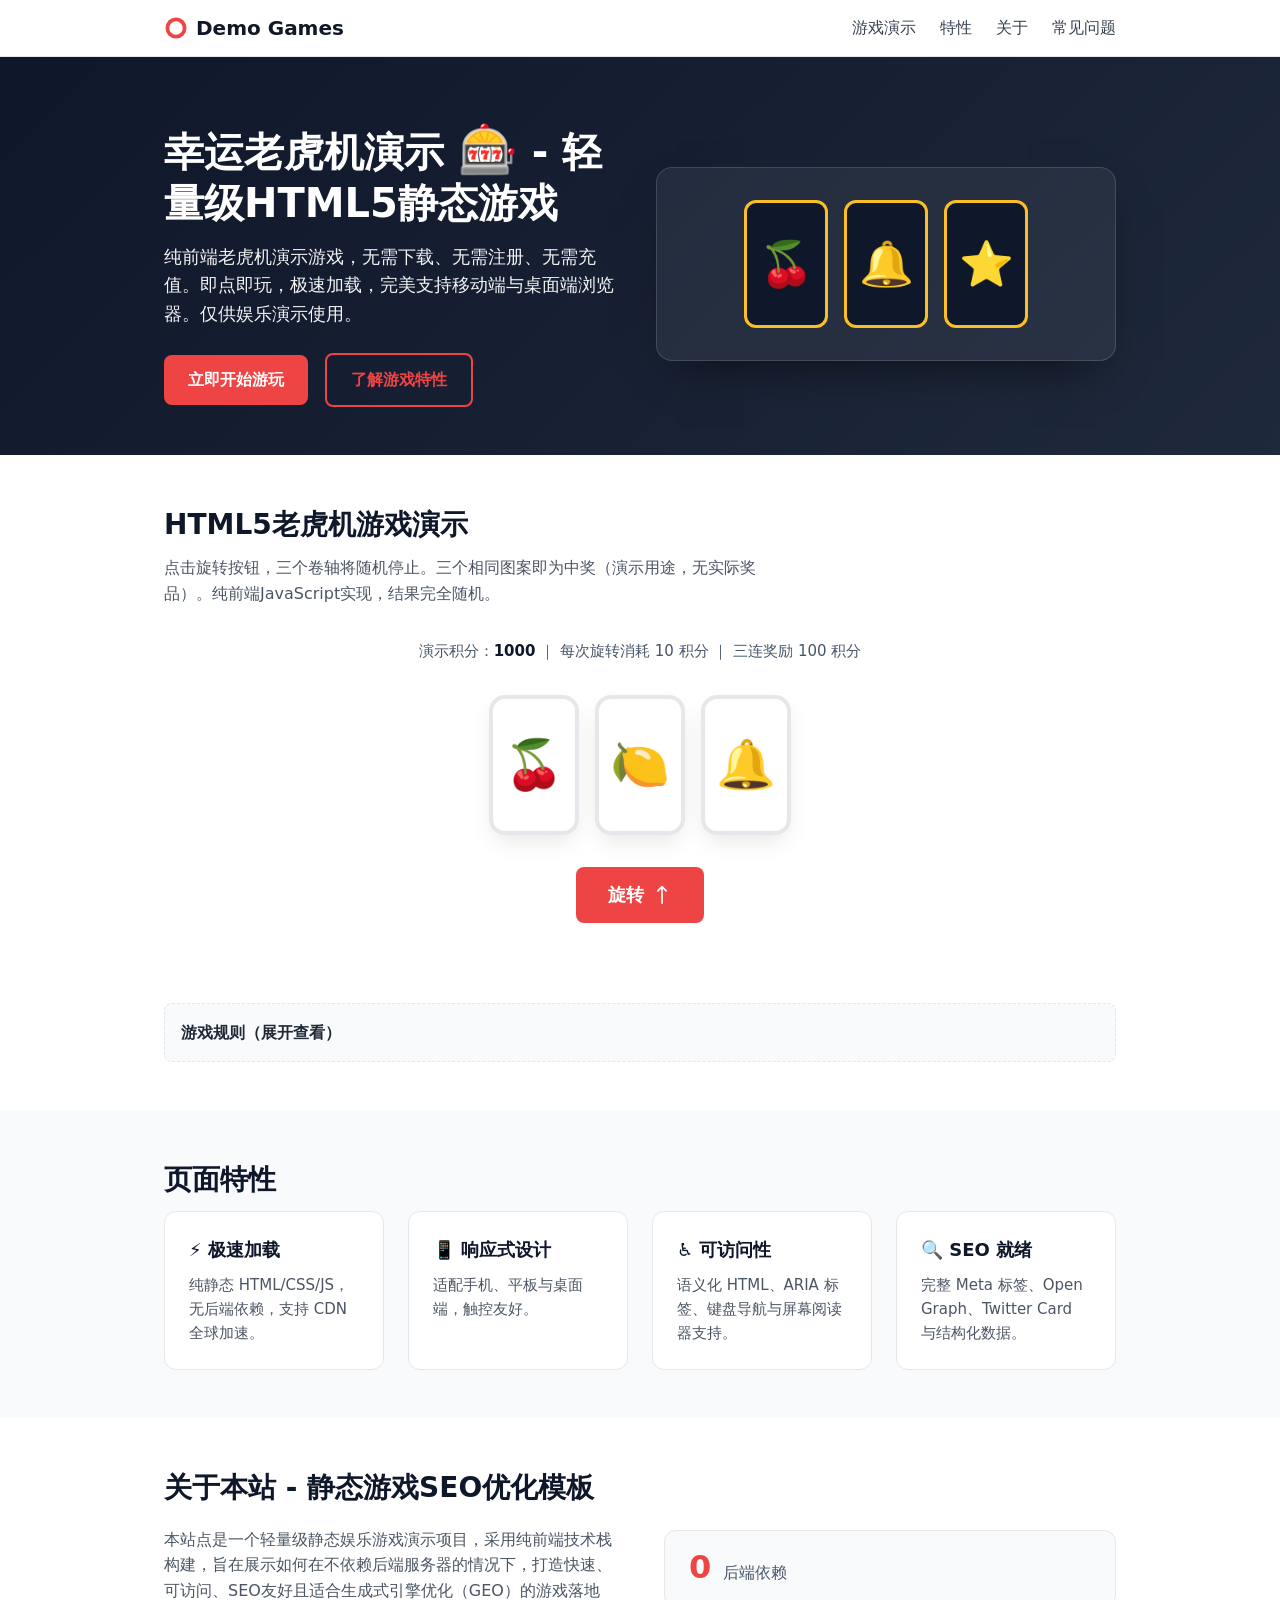
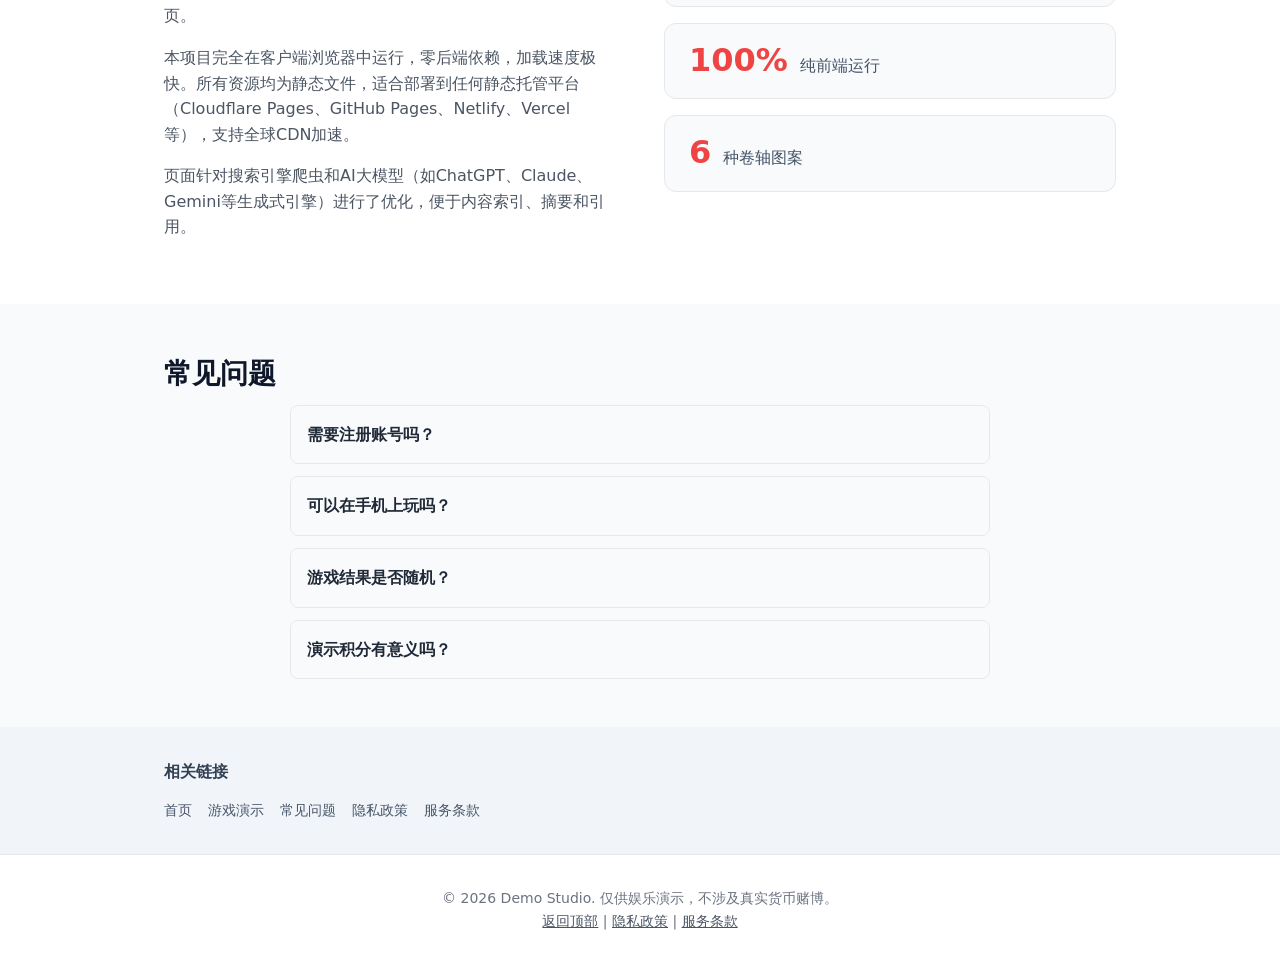
<file: index.html>
<!DOCTYPE html>
<html lang="zh-CN">
<head>
  <meta charset="UTF-8" />
  <meta name="viewport" content="width=device-width, initial-scale=1.0" />
  <meta http-equiv="X-UA-Compatible" content="IE=edge" />

  <!-- 基础 SEO -->
  <title>幸运老虎机演示 | 轻量级静态HTML5娱乐游戏 - 免费试玩，无需下载</title>
  <meta name="description" content="轻量级静态HTML5老虎机演示游戏，纯前端即点即玩。无需下载、无需注册、无需充值，支持移动端与桌面端，极速加载，仅供娱乐演示。" />
  <meta name="keywords" content="老虎机演示,在线老虎机,HTML5老虎机,静态游戏,轻量级游戏,网页游戏,免费试玩,纯前端游戏,响应式游戏" />
  <meta name="robots" content="index, follow, max-snippet:-1, max-image-preview:large, max-video-preview:-1" />
  <meta name="author" content="Demo Studio" />
  <meta name="language" content="zh-CN" />
  <meta name="theme-color" content="#0f172a" />

  <!-- 规范链接 -->
  <link rel="canonical" href="https://static-casino-demo.pages.dev/" />

  <!-- PWA 图标与清单 -->
  <link rel="icon" href="/assets/images/favicon.svg" type="image/svg+xml" />
  <link rel="apple-touch-icon" href="/assets/images/favicon.svg" />
  <link rel="manifest" href="/site.webmanifest" />

  <!-- Open Graph（社交分享 + AI 抓取） -->
  <meta property="og:type" content="website" />
  <meta property="og:title" content="幸运老虎机演示 | 轻量级静态HTML5娱乐游戏" />
  <meta property="og:description" content="体验轻量级静态老虎机演示游戏，无需下载，即点即玩。支持移动端与桌面端，页面加载极速，纯前端运行。" />
  <meta property="og:url" content="https://static-casino-demo.pages.dev/" />
  <meta property="og:image" content="https://static-casino-demo.pages.dev/assets/images/og-image.png" />
  <meta property="og:image:width" content="1200" />
  <meta property="og:image:height" content="630" />
  <meta property="og:image:alt" content="幸运老虎机演示游戏首页预览" />
  <meta property="og:site_name" content="Demo Casino Games" />
  <meta property="og:locale" content="zh_CN" />

  <!-- Twitter Card -->
  <meta name="twitter:card" content="summary_large_image" />
  <meta name="twitter:site" content="@demostudio" />
  <meta name="twitter:title" content="幸运老虎机演示 | 轻量级静态HTML5娱乐游戏" />
  <meta name="twitter:description" content="体验轻量级静态老虎机演示游戏，无需下载，即点即玩，纯前端运行。" />
  <meta name="twitter:image" content="https://static-casino-demo.pages.dev/assets/images/og-image.png" />
  <meta name="twitter:image:alt" content="幸运老虎机演示游戏首页预览" />

  <!-- 预加载关键资源 -->
  <link rel="preload" as="style" href="/assets/css/main.css?v=2" />
  <link rel="stylesheet" href="/assets/css/main.css?v=2" />
  <link rel="preload" as="script" href="/assets/js/main.js?v=2" />

  <!-- GEO / SEO 结构化数据：便于生成式引擎摘要与引用 -->
  <script type="application/ld+json">
  {
    "@context": "https://schema.org",
    "@type": "WebSite",
    "name": "Demo Casino Games",
    "url": "https://static-casino-demo.pages.dev/",
    "description": "提供轻量级静态娱乐游戏演示，支持即点即玩，无需安装。",
    "inLanguage": "zh-CN"
  }
  </script>

  <script type="application/ld+json">
  {
    "@context": "https://schema.org",
    "@type": "VideoGame",
    "name": "幸运老虎机演示",
    "description": "一款轻量级静态HTML5老虎机演示游戏，纯前端运行，无后端依赖，结果随机，仅供娱乐。支持移动端与桌面端，即点即玩，无需下载。",
    "applicationCategory": "Game",
    "genre": ["Casino", "Slot Machine", "Casual"],
    "operatingSystem": "Web Browser",
    "gamePlatform": "Web Browser",
    "playMode": "SinglePlayer",
    "inLanguage": "zh-CN",
    "offers": {
      "@type": "Offer",
      "price": "0",
      "priceCurrency": "CNY",
      "availability": "https://schema.org/InStock"
    },
    "author": {
      "@type": "Organization",
      "name": "Demo Studio",
      "url": "https://static-casino-demo.pages.dev/"
    },
    "publisher": {
      "@type": "Organization",
      "name": "Demo Studio",
      "url": "https://static-casino-demo.pages.dev/"
    },
    "isAccessibleForFree": true,
    "keywords": "老虎机,老虎机演示,HTML5游戏,静态游戏,免费游戏"
  }
  </script>

  <script type="application/ld+json">
  {
    "@context": "https://schema.org",
    "@type": "Organization",
    "name": "Demo Studio",
    "url": "https://static-casino-demo.pages.dev/",
    "logo": "https://static-casino-demo.pages.dev/assets/images/logo.svg"
  }
  </script>

  <script type="application/ld+json">
  {
    "@context": "https://schema.org",
    "@type": "BreadcrumbList",
    "itemListElement": [
      {
        "@type": "ListItem",
        "position": 1,
        "name": "首页",
        "item": "https://static-casino-demo.pages.dev/"
      }
    ]
  }
  </script>

  <script type="application/ld+json">
  {
    "@context": "https://schema.org",
    "@type": "FAQPage",
    "mainEntity": [
      {
        "@type": "Question",
        "name": "这个游戏需要下载吗？",
        "acceptedAnswer": {
          "@type": "Answer",
          "text": "不需要。这是一个纯静态 HTML5 页面，打开浏览器即可直接游玩，无需下载安装任何软件。"
        }
      },
      {
        "@type": "Question",
        "name": "是否涉及真实货币赌博？",
        "acceptedAnswer": {
          "@type": "Answer",
          "text": "否。本页面仅为演示用途，不涉及真实货币、充值或提现，仅供娱乐体验。"
        }
      },
      {
        "@type": "Question",
        "name": "支持手机端游玩吗？",
        "acceptedAnswer": {
          "@type": "Answer",
          "text": "支持。页面采用响应式设计，可在 iOS、Android 及桌面端流畅运行，完美适配触屏操作。"
        }
      },
      {
        "@type": "Question",
        "name": "游戏是如何运行的？",
        "acceptedAnswer": {
          "@type": "Answer",
          "text": "游戏完全在浏览器端运行，使用纯 HTML、CSS 和 JavaScript，无后端服务器依赖，加载速度极快。"
        }
      }
    ]
  }
  </script>

  <script type="application/ld+json">
  {
    "@context": "https://schema.org",
    "@type": "WebPage",
    "name": "幸运老虎机演示 | 轻量级静态HTML5娱乐游戏",
    "description": "轻量级静态HTML5老虎机演示游戏，纯前端即点即玩。无需下载、无需注册，支持移动端与桌面端。",
    "url": "https://static-casino-demo.pages.dev/",
    "inLanguage": "zh-CN",
    "isPartOf": {
      "@type": "WebSite",
      "name": "Demo Casino Games",
      "url": "https://static-casino-demo.pages.dev/"
    },
    "about": {
      "@type": "VideoGame",
      "name": "幸运老虎机演示"
    },
    "speakable": {
      "@type": "SpeakableSpecification",
      "cssSelector": ["#hero-title", ".hero-desc", "#game h2", ".section-desc"]
    }
  }
  </script>

  <noscript><p>为获得最佳体验，请启用 JavaScript。</p></noscript>
</head>

<body>
  <a class="skip-link" href="#main-content">跳转至主内容</a>

  <header class="site-header" role="banner">
    <div class="container header-inner">
      <a href="/" class="logo" aria-label="Demo Casino Games 首页">
        <svg viewBox="0 0 32 32" aria-hidden="true" focusable="false">
          <circle cx="16" cy="16" r="14" fill="#ef4444" />
          <path d="M16 8a8 8 0 1 0 0 16 8 8 0 0 0 0-16Z" fill="#ffffff" stroke="#ffffff" stroke-width="2" />
        </svg>
        <span>Demo Games</span>
      </a>
      <nav id="nav-menu" class="nav-links" aria-label="主导航">
        <ul>
          <li><a href="#game">游戏演示</a></li>
          <li><a href="#features">特性</a></li>
          <li><a href="#about">关于</a></li>
          <li><a href="#faq">常见问题</a></li>
        </ul>
      </nav>
      <button class="nav-toggle" aria-expanded="false" aria-controls="nav-menu" aria-label="切换导航菜单">
        <span class="hamburger" aria-hidden="true"></span>
      </button>
    </div>
  </header>

  <main id="main-content" role="main">
    <section id="hero" class="hero" aria-labelledby="hero-title">
      <div class="container hero-inner">
        <div class="hero-content">
          <h1 id="hero-title">幸运老虎机演示 <span class="emoji">🎰</span> - 轻量级HTML5静态游戏</h1>
          <p class="hero-desc">纯前端老虎机演示游戏，无需下载、无需注册、无需充值。即点即玩，极速加载，完美支持移动端与桌面端浏览器。仅供娱乐演示使用。</p>
          <a href="#game" class="btn btn-primary">立即开始游玩</a>
          <a href="#features" class="btn btn-outline">了解游戏特性</a>
        </div>
        <div class="hero-visual" aria-hidden="true">
          <div class="hero-slot-preview">
            <div class="preview-reel">🍒</div>
            <div class="preview-reel">🔔</div>
            <div class="preview-reel">⭐</div>
          </div>
        </div>
      </div>
    </section>

    <section id="game" class="game-section" aria-label="老虎机游戏演示区域">
      <div class="container">
        <h2 class="section-title">HTML5老虎机游戏演示</h2>
        <p class="section-desc">点击旋转按钮，三个卷轴将随机停止。三个相同图案即为中奖（演示用途，无实际奖品）。纯前端JavaScript实现，结果完全随机。</p>

        <p class="game-meta">演示积分：<strong id="credits">1000</strong> ｜ 每次旋转消耗 10 积分 ｜ 三连奖励 100 积分</p>

        <div class="slot-machine" role="region" aria-label="老虎机卷轴">
          <div class="reel" id="reel-1" aria-label="卷轴 1">🍒</div>
          <div class="reel" id="reel-2" aria-label="卷轴 2">🍋</div>
          <div class="reel" id="reel-3" aria-label="卷轴 3">🔔</div>
        </div>

        <div class="game-controls">
          <button id="spin-btn" class="btn btn-primary btn-large" type="button" aria-label="旋转老虎机">
            <span class="spin-text">旋转</span>
            <svg class="spin-icon" viewBox="0 0 24 24" aria-hidden="true" focusable="false">
              <path d="M12 2v20M12 2l-5 5M12 2l5 5" stroke="currentColor" stroke-width="2" stroke-linecap="round" stroke-linejoin="round" fill="none" />
            </svg>
          </button>
        </div>

        <div id="result-msg" class="result-msg" role="status" aria-live="polite"></div>

        <details class="game-rules">
          <summary>游戏规则（展开查看）</summary>
          <ul>
            <li>点击“旋转”按钮，三个卷轴将随机停止。</li>
            <li>三个相同图案对齐即为中奖，演示奖励 100 积分。</li>
            <li>每次旋转消耗 10 演示积分，积分仅用于演示，无任何实际价值。</li>
            <li>每次旋转结果独立随机，不记录、不上传任何游玩数据。</li>
          </ul>
        </details>
      </div>
    </section>

    <section id="features" class="features-section" aria-labelledby="features-title">
      <div class="container">
        <h2 id="features-title" class="section-title">页面特性</h2>
        <div class="features-grid">
          <article class="feature-card">
            <h3>⚡ 极速加载</h3>
            <p>纯静态 HTML/CSS/JS，无后端依赖，支持 CDN 全球加速。</p>
          </article>
          <article class="feature-card">
            <h3>📱 响应式设计</h3>
            <p>适配手机、平板与桌面端，触控友好。</p>
          </article>
          <article class="feature-card">
            <h3>♿ 可访问性</h3>
            <p>语义化 HTML、ARIA 标签、键盘导航与屏幕阅读器支持。</p>
          </article>
          <article class="feature-card">
            <h3>🔍 SEO 就绪</h3>
            <p>完整 Meta 标签、Open Graph、Twitter Card 与结构化数据。</p>
          </article>
        </div>
      </div>
    </section>

    <section id="about" class="about-section" aria-labelledby="about-title">
      <div class="container about-inner">
        <div class="about-text">
          <h2 id="about-title" class="section-title">关于本站 - 静态游戏SEO优化模板</h2>
          <p>本站点是一个轻量级静态娱乐游戏演示项目，采用纯前端技术栈构建，旨在展示如何在不依赖后端服务器的情况下，打造快速、可访问、SEO友好且适合生成式引擎优化（GEO）的游戏落地页。</p>
          <p>本项目完全在客户端浏览器中运行，零后端依赖，加载速度极快。所有资源均为静态文件，适合部署到任何静态托管平台（Cloudflare Pages、GitHub Pages、Netlify、Vercel 等），支持全球CDN加速。</p>
          <p>页面针对搜索引擎爬虫和AI大模型（如ChatGPT、Claude、Gemini等生成式引擎）进行了优化，便于内容索引、摘要和引用。</p>
        </div>
        <figure class="about-visual" aria-hidden="true">
          <div class="stat-card">
            <span class="stat-num">0</span>
            <span class="stat-label">后端依赖</span>
          </div>
          <div class="stat-card">
            <span class="stat-num">100%</span>
            <span class="stat-label">纯前端运行</span>
          </div>
          <div class="stat-card">
            <span class="stat-num">6</span>
            <span class="stat-label">种卷轴图案</span>
          </div>
        </figure>
      </div>
    </section>

    <section id="faq" class="faq-section" aria-labelledby="faq-title">
      <div class="container">
        <h2 id="faq-title" class="section-title">常见问题</h2>
        <div class="faq-list">
          <details class="faq-item">
            <summary>需要注册账号吗？</summary>
            <p>不需要。无需注册、登录或提供任何个人信息即可游玩。</p>
          </details>
          <details class="faq-item">
            <summary>可以在手机上玩吗？</summary>
            <p>可以。页面支持触控操作，可在 iOS Safari、Android Chrome 等浏览器中直接打开。</p>
          </details>
          <details class="faq-item">
            <summary>游戏结果是否随机？</summary>
            <p>演示版本使用前端随机数生成，每次旋转独立，不存储用户游玩记录。</p>
          </details>
          <details class="faq-item">
            <summary>演示积分有意义吗？</summary>
            <p>没有。演示积分仅为交互展示，无任何实际价值，不可充值、不可提现、不可兑换。</p>
          </details>
        </div>
      </div>
    </section>
  </main>

  <aside class="sidebar" role="complementary" aria-label="侧边栏">
    <div class="container">
      <h3>相关链接</h3>
      <ul>
        <li><a href="/">首页</a></li>
        <li><a href="#game">游戏演示</a></li>
        <li><a href="#faq">常见问题</a></li>
        <li><a href="/privacy">隐私政策</a></li>
        <li><a href="/terms">服务条款</a></li>
      </ul>
    </div>
  </aside>

  <footer class="site-footer" role="contentinfo">
    <div class="container footer-inner">
      <p>© 2026 Demo Studio. 仅供娱乐演示，不涉及真实货币赌博。</p>
      <p><a href="#top">返回顶部</a> | <a href="/privacy">隐私政策</a> | <a href="/terms">服务条款</a></p>
    </div>
  </footer>

  <script src="/assets/js/main.js?v=2" defer></script>
</body>
</html>
</file>
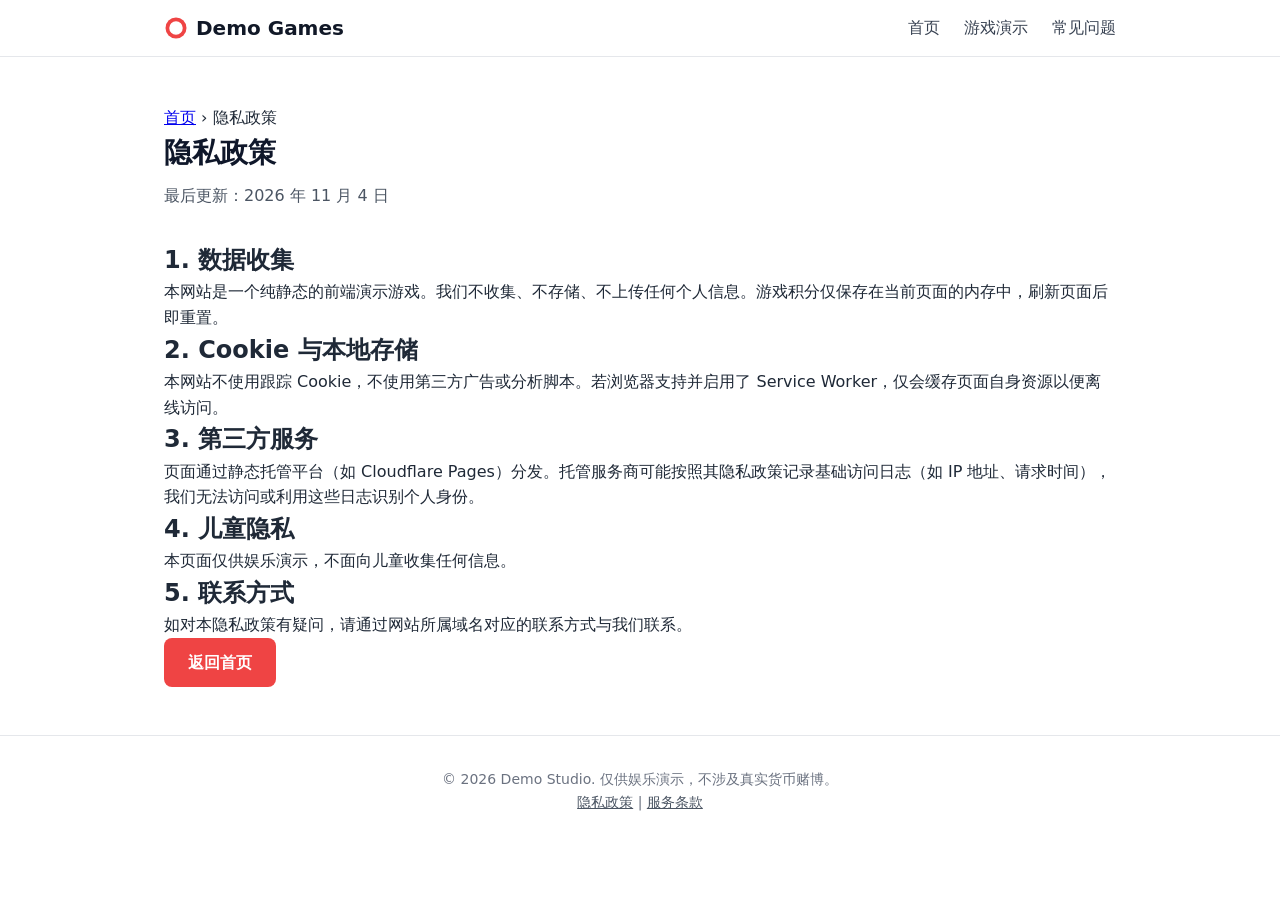
<file: privacy.html>
<!DOCTYPE html>
<html lang="zh-CN">
<head>
  <meta charset="UTF-8" />
  <meta name="viewport" content="width=device-width, initial-scale=1.0" />
  <title>隐私政策 | 幸运老虎机演示</title>
  <meta name="description" content="幸运老虎机演示游戏隐私政策：本页面为纯静态前端游戏，不收集、不上传、不存储任何个人数据，不使用跟踪 Cookie。" />
  <meta name="robots" content="index, follow" />
  <meta name="theme-color" content="#0f172a" />
  <link rel="canonical" href="https://static-casino-demo.pages.dev/privacy" />
  <link rel="icon" href="/assets/images/favicon.svg" type="image/svg+xml" />
  <link rel="stylesheet" href="/assets/css/main.css?v=2" />
</head>
<body>
  <a class="skip-link" href="#main-content">跳转至主内容</a>

  <header class="site-header">
    <div class="container header-inner">
      <a href="/" class="logo" aria-label="Demo Casino Games 首页">
        <svg viewBox="0 0 32 32" aria-hidden="true" focusable="false">
          <circle cx="16" cy="16" r="14" fill="#ef4444" />
          <path d="M16 8a8 8 0 1 0 0 16 8 8 0 0 0 0-16Z" fill="#ffffff" stroke="#ffffff" stroke-width="2" />
        </svg>
        <span>Demo Games</span>
      </a>
      <nav class="nav-links" aria-label="主导航">
        <ul>
          <li><a href="/">首页</a></li>
          <li><a href="/#game">游戏演示</a></li>
          <li><a href="/#faq">常见问题</a></li>
        </ul>
      </nav>
    </div>
  </header>

  <main id="main-content" class="game-section">
    <div class="container">
      <nav aria-label="面包屑"><p><a href="/">首页</a> › <span aria-current="page">隐私政策</span></p></nav>
      <h1 class="section-title">隐私政策</h1>
      <p class="section-desc">最后更新：2026 年 11 月 4 日</p>

      <article>
        <h2>1. 数据收集</h2>
        <p>本网站是一个纯静态的前端演示游戏。我们不收集、不存储、不上传任何个人信息。游戏积分仅保存在当前页面的内存中，刷新页面后即重置。</p>

        <h2>2. Cookie 与本地存储</h2>
        <p>本网站不使用跟踪 Cookie，不使用第三方广告或分析脚本。若浏览器支持并启用了 Service Worker，仅会缓存页面自身资源以便离线访问。</p>

        <h2>3. 第三方服务</h2>
        <p>页面通过静态托管平台（如 Cloudflare Pages）分发。托管服务商可能按照其隐私政策记录基础访问日志（如 IP 地址、请求时间），我们无法访问或利用这些日志识别个人身份。</p>

        <h2>4. 儿童隐私</h2>
        <p>本页面仅供娱乐演示，不面向儿童收集任何信息。</p>

        <h2>5. 联系方式</h2>
        <p>如对本隐私政策有疑问，请通过网站所属域名对应的联系方式与我们联系。</p>

        <p><a class="btn btn-primary" href="/">返回首页</a></p>
      </article>
    </div>
  </main>

  <footer class="site-footer">
    <div class="container footer-inner">
      <p>© 2026 Demo Studio. 仅供娱乐演示，不涉及真实货币赌博。</p>
      <p><a href="/privacy">隐私政策</a> | <a href="/terms">服务条款</a></p>
    </div>
  </footer>
</body>
</html>
</file>
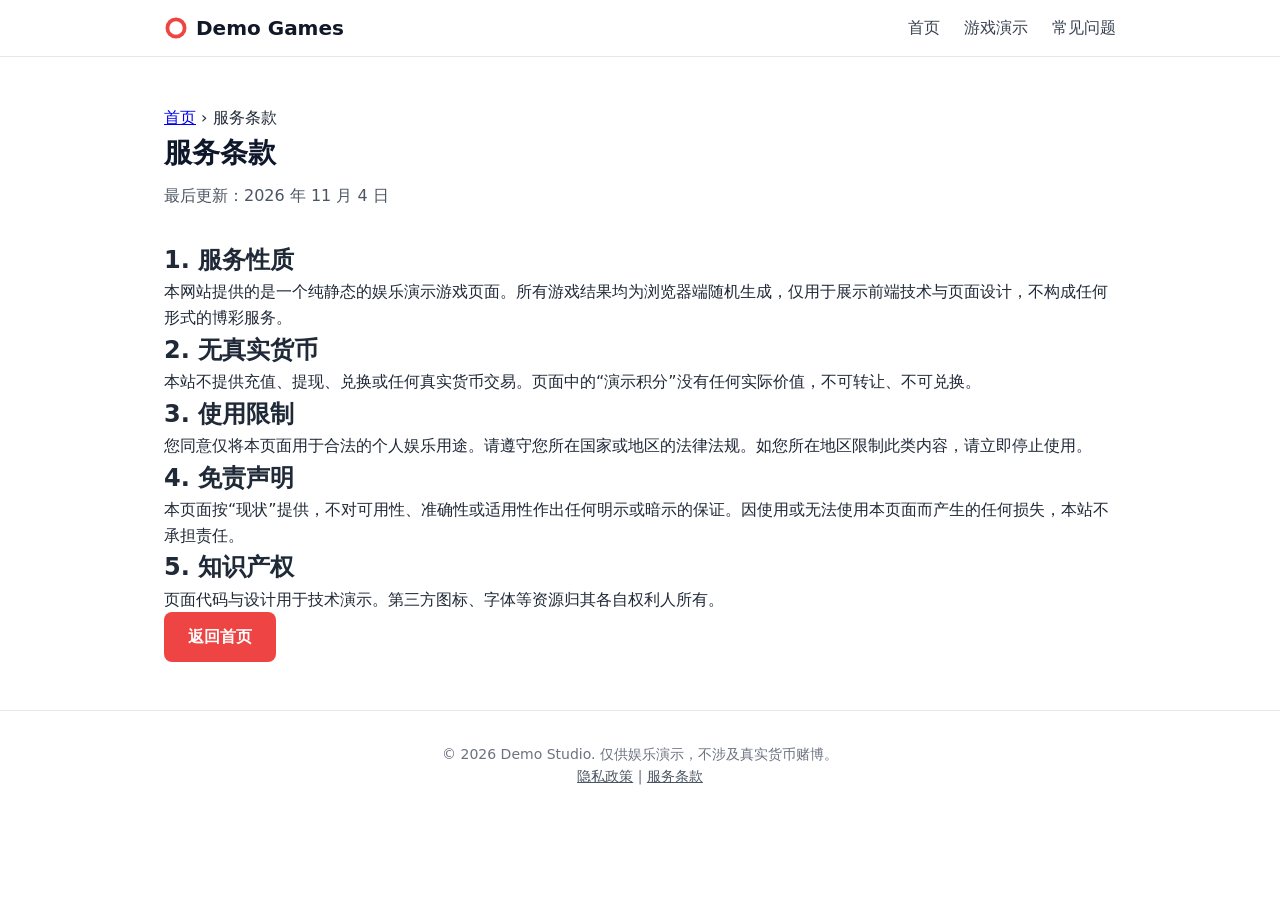
<file: terms.html>
<!DOCTYPE html>
<html lang="zh-CN">
<head>
  <meta charset="UTF-8" />
  <meta name="viewport" content="width=device-width, initial-scale=1.0" />
  <title>服务条款 | 幸运老虎机演示</title>
  <meta name="description" content="幸运老虎机演示游戏服务条款：本页面仅供娱乐演示，不涉及真实货币赌博、充值或提现，游戏积分无任何实际价值。" />
  <meta name="robots" content="index, follow" />
  <meta name="theme-color" content="#0f172a" />
  <link rel="canonical" href="https://static-casino-demo.pages.dev/terms" />
  <link rel="icon" href="/assets/images/favicon.svg" type="image/svg+xml" />
  <link rel="stylesheet" href="/assets/css/main.css?v=2" />
</head>
<body>
  <a class="skip-link" href="#main-content">跳转至主内容</a>

  <header class="site-header">
    <div class="container header-inner">
      <a href="/" class="logo" aria-label="Demo Casino Games 首页">
        <svg viewBox="0 0 32 32" aria-hidden="true" focusable="false">
          <circle cx="16" cy="16" r="14" fill="#ef4444" />
          <path d="M16 8a8 8 0 1 0 0 16 8 8 0 0 0 0-16Z" fill="#ffffff" stroke="#ffffff" stroke-width="2" />
        </svg>
        <span>Demo Games</span>
      </a>
      <nav class="nav-links" aria-label="主导航">
        <ul>
          <li><a href="/">首页</a></li>
          <li><a href="/#game">游戏演示</a></li>
          <li><a href="/#faq">常见问题</a></li>
        </ul>
      </nav>
    </div>
  </header>

  <main id="main-content" class="game-section">
    <div class="container">
      <nav aria-label="面包屑"><p><a href="/">首页</a> › <span aria-current="page">服务条款</span></p></nav>
      <h1 class="section-title">服务条款</h1>
      <p class="section-desc">最后更新：2026 年 11 月 4 日</p>

      <article>
        <h2>1. 服务性质</h2>
        <p>本网站提供的是一个纯静态的娱乐演示游戏页面。所有游戏结果均为浏览器端随机生成，仅用于展示前端技术与页面设计，不构成任何形式的博彩服务。</p>

        <h2>2. 无真实货币</h2>
        <p>本站不提供充值、提现、兑换或任何真实货币交易。页面中的“演示积分”没有任何实际价值，不可转让、不可兑换。</p>

        <h2>3. 使用限制</h2>
        <p>您同意仅将本页面用于合法的个人娱乐用途。请遵守您所在国家或地区的法律法规。如您所在地区限制此类内容，请立即停止使用。</p>

        <h2>4. 免责声明</h2>
        <p>本页面按“现状”提供，不对可用性、准确性或适用性作出任何明示或暗示的保证。因使用或无法使用本页面而产生的任何损失，本站不承担责任。</p>

        <h2>5. 知识产权</h2>
        <p>页面代码与设计用于技术演示。第三方图标、字体等资源归其各自权利人所有。</p>

        <p><a class="btn btn-primary" href="/">返回首页</a></p>
      </article>
    </div>
  </main>

  <footer class="site-footer">
    <div class="container footer-inner">
      <p>© 2026 Demo Studio. 仅供娱乐演示，不涉及真实货币赌博。</p>
      <p><a href="/privacy">隐私政策</a> | <a href="/terms">服务条款</a></p>
    </div>
  </footer>
</body>
</html>
</file>
<file: assets/css/main.css>
* { box-sizing: border-box; margin: 0; padding: 0; }
html { scroll-behavior: smooth; }
body {
  font-family: system-ui, -apple-system, BlinkMacSystemFont, "Segoe UI", Roboto, "Helvetica Neue", Arial, sans-serif;
  line-height: 1.6;
  color: #1f2937;
  background: #ffffff;
}

.skip-link {
  position: absolute; left: -9999px; top: auto; width: 1px; height: 1px;
  overflow: hidden; z-index: 9999;
}
.skip-link:focus { position: static; width: auto; height: auto; }

.container { max-width: 1000px; margin: 0 auto; padding: 0 1.5rem; }
.section-title { font-size: 1.75rem; margin-bottom: 0.5rem; color: #0f172a; }
.section-desc { color: #4b5563; margin-bottom: 2rem; max-width: 60ch; }

.btn {
  display: inline-flex; align-items: center; gap: 0.5rem;
  padding: 0.75rem 1.5rem; border-radius: 0.5rem; border: none;
  font-size: 1rem; font-weight: 600; cursor: pointer; text-decoration: none;
  transition: transform 0.1s ease, opacity 0.2s ease;
}
.btn:active { transform: scale(0.97); }
.btn-primary { background: #ef4444; color: #fff; }
.btn-primary:hover { opacity: 0.95; }
.btn-outline { background: transparent; color: #ef4444; border: 2px solid #ef4444; margin-left: 0.75rem; }
.btn-outline:hover { background: #fee2e2; }
.btn-large { padding: 1rem 2rem; font-size: 1.125rem; }
.btn-large .spin-icon { width: 1.25rem; height: 1.25rem; }

.site-header { position: sticky; top: 0; background: rgba(255,255,255,0.9); backdrop-filter: blur(8px); border-bottom: 1px solid #e5e7eb; z-index: 50; }
.header-inner { display: flex; align-items: center; justify-content: space-between; padding: 0.75rem 1.5rem; }
.logo { display: flex; align-items: center; gap: 0.5rem; text-decoration: none; font-weight: 700; font-size: 1.25rem; color: #111827; }
.logo svg { width: 1.5rem; height: 1.5rem; }
.nav-links { display: flex; }
.nav-links ul { display: flex; gap: 1.5rem; list-style: none; align-items: center; }
.nav-links a { text-decoration: none; color: #374151; font-weight: 500; }
.nav-links a:hover { color: #ef4444; }
.nav-toggle { display: none; background: none; border: none; cursor: pointer; padding: 0.5rem; }
.hamburger { display: block; width: 1.5rem; height: 2px; background: #111827; position: relative; }
.hamburger::before, .hamburger::after { content: ""; position: absolute; left: 0; width: 100%; height: 2px; background: #111827; transition: transform 0.2s; }
.hamburger::before { top: -6px; }
.hamburger::after { top: 6px; }

.hero { padding: 4rem 0 3rem; background: linear-gradient(135deg, #0f172a 0%, #1e293b 100%); color: #fff; }
.hero-inner { display: grid; grid-template-columns: 1fr 1fr; gap: 2rem; align-items: center; }
.hero h1 { font-size: 2.5rem; margin-bottom: 1rem; line-height: 1.2; }
.hero .emoji { font-size: 3rem; }
.hero-desc { font-size: 1.125rem; margin-bottom: 1.5rem; opacity: 0.95; color: inherit; }
.placeholder-slot { aspect-ratio: 16/9; background: rgba(255,255,255,0.06); border: 2px dashed rgba(255,255,255,0.2); border-radius: 1rem; display: flex; align-items: center; justify-content: center; color: rgba(255,255,255,0.5); font-size: 0.875rem; }

.game-section { padding: 3rem 0; }
.game-meta { text-align: center; color: #475569; font-size: 0.9375rem; margin-top: 0.5rem; }
.game-meta strong { color: #0f172a; font-variant-numeric: tabular-nums; }
.slot-machine { display: flex; gap: 1rem; justify-content: center; align-items: center; margin: 2rem 0; }

.hero-slot-preview { display: flex; gap: 1rem; justify-content: center; padding: 2rem; background: rgba(255,255,255,0.06); border: 1px solid rgba(255,255,255,0.14); border-radius: 1rem; box-shadow: 0 20px 45px -20px rgba(0,0,0,0.6); }
.preview-reel { width: 84px; height: 128px; display: flex; align-items: center; justify-content: center; font-size: 2.75rem; background: #0f172a; border: 3px solid #fbbf24; border-radius: 0.75rem; }

.about-visual { display: grid; gap: 1rem; }
.stat-card { display: flex; align-items: baseline; gap: 0.75rem; padding: 1.25rem 1.5rem; background: #f8fafc; border: 1px solid #e5e7eb; border-radius: 0.75rem; }
.stat-num { font-size: 2rem; font-weight: 700; color: #ef4444; line-height: 1; }
.stat-label { color: #475569; }
.reel {
  width: 90px; height: 140px; background: #fff; border: 4px solid #e5e7eb; border-radius: 1rem;
  display: flex; align-items: center; justify-content: center; font-size: 3rem;
  box-shadow: 0 10px 25px -5px rgba(0,0,0,0.1); user-select: none;
}
.reel.spinning { animation: spin 0.6s ease-in-out infinite; }
@keyframes spin { 0% { transform: rotateX(0); } 100% { transform: rotateX(360deg); } }
.game-controls { text-align: center; margin-bottom: 1.5rem; }
.result-msg { min-height: 1.5rem; color: #ef4444; font-weight: 600; text-align: center; margin-bottom: 1rem; }

.game-rules { margin-top: 2rem; padding: 1rem; border: 1px dashed #e5e7eb; border-radius: 0.5rem; background: #f9fafb; }
.game-rules summary { cursor: pointer; font-weight: 600; list-style: none; }
.game-rules summary::marker { display: none; }
.game-rules ul { margin-left: 1.5rem; margin-top: 0.5rem; }

.features-section { padding: 3rem 0; background: #f8fafc; }
.features-grid { display: grid; grid-template-columns: repeat(auto-fit, minmax(220px, 1fr)); gap: 1.5rem; }
.feature-card { background: #fff; padding: 1.5rem; border-radius: 0.75rem; border: 1px solid #e5e7eb; }
.feature-card h3 { font-size: 1.125rem; margin-bottom: 0.5rem; color: #0f172a; }
.feature-card p { font-size: 0.9375rem; color: #4b5563; }

.about-section { padding: 3rem 0; }
.about-inner { display: grid; grid-template-columns: 1fr 1fr; gap: 3rem; align-items: center; }
.about-text h2 { margin-bottom: 1rem; }
.about-text p { margin-bottom: 1rem; color: #4b5563; max-width: 60ch; }

.faq-section { padding: 3rem 0; background: #f8fafc; }
.faq-list { display: flex; flex-direction: column; gap: 0.75rem; max-width: 700px; margin: 0 auto; }
.faq-item { border: 1px solid #e5e7eb; border-radius: 0.5rem; overflow: hidden; }
.faq-item summary { padding: 1rem; font-weight: 600; cursor: pointer; list-style: none; background: #f9fafb; }
.faq-item summary::marker { display: none; }
.faq-item p { padding: 0 1rem 1rem; color: #4b5563; font-size: 0.9375rem; }

.sidebar { padding: 2rem 0; background: #f1f5f9; }
.sidebar h3 { margin-bottom: 0.75rem; font-size: 1rem; color: #334155; }
.sidebar ul { list-style: none; display: flex; gap: 1rem; flex-wrap: wrap; }
.sidebar a { text-decoration: none; color: #475569; font-size: 0.875rem; }

.site-footer { padding: 2rem 0; border-top: 1px solid #e5e7eb; text-align: center; color: #6b7280; font-size: 0.875rem; }
.site-footer a { color: #4b5563; text-decoration: underline; }

@media (max-width: 768px) {
  .hero-inner, .about-inner { grid-template-columns: 1fr; }
  .hero h1 { font-size: 2rem; }
  .nav-links { position: absolute; top: 100%; left: 0; right: 0; background: #fff; padding: 1rem; border-bottom: 1px solid #e5e7eb; display: none; }
  .nav-links.open { display: flex; }
  .nav-links ul { flex-direction: column; align-items: flex-start; gap: 0.75rem; }
  .nav-toggle { display: block; }
  .btn-outline { margin-left: 0; margin-top: 0.75rem; }
  .reel { width: 70px; height: 100px; font-size: 2rem; }
}

@media (prefers-reduced-motion: reduce) {
  .reel.spinning { animation: none; }
  html { scroll-behavior: auto; }
}
</file>
